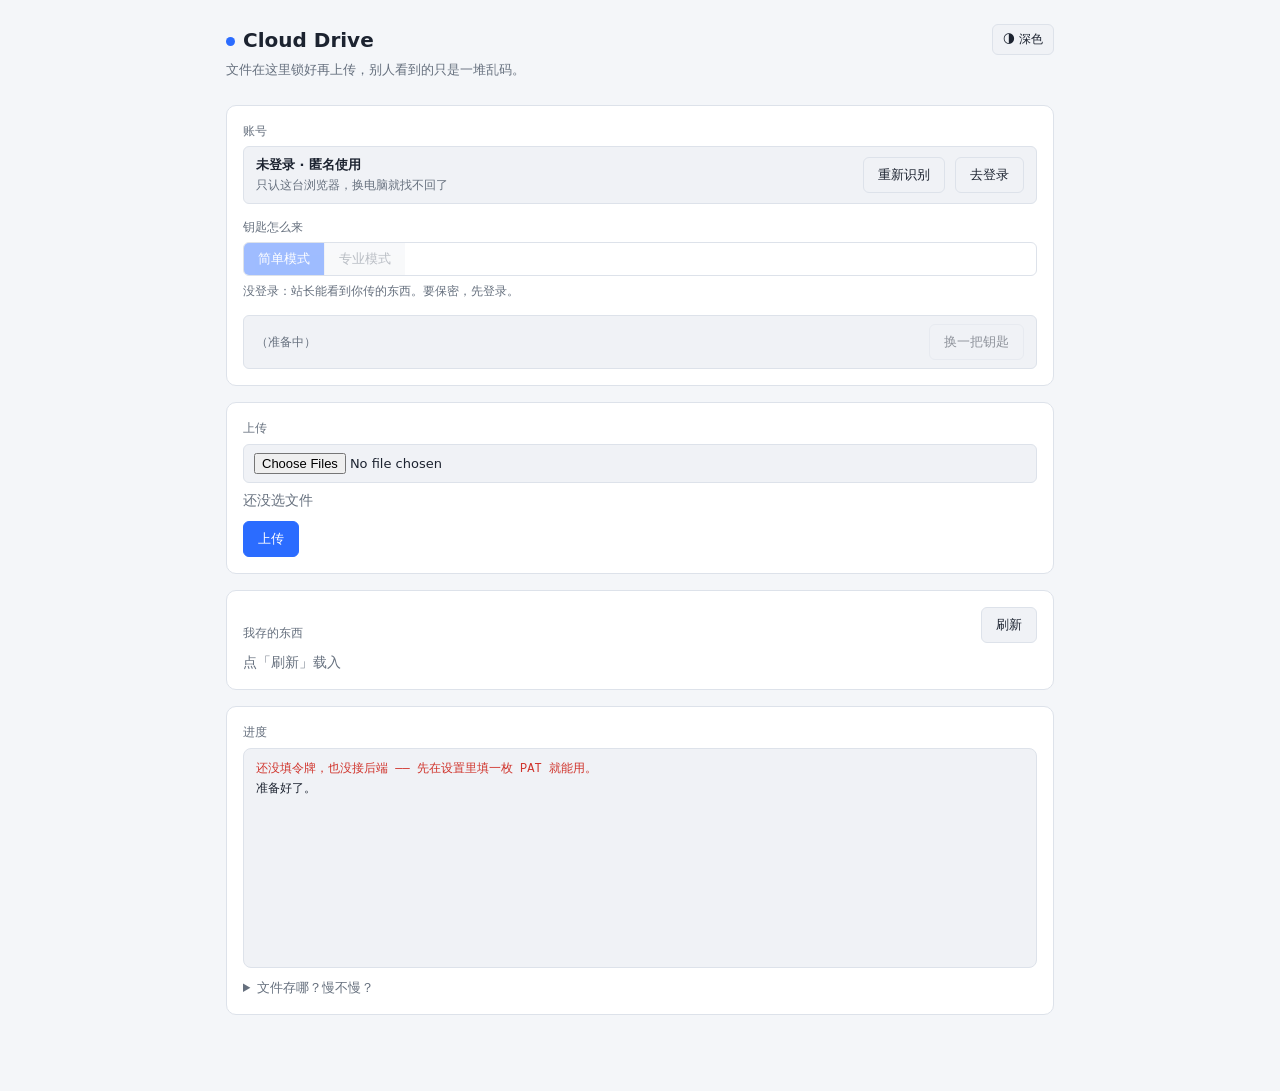
<file: index.html>
<!DOCTYPE html>
<html lang="zh-CN">
<head>
<meta charset="utf-8">
<meta name="viewport" content="width=device-width, initial-scale=1">
<title>Cloud Drive</title>
<link rel="stylesheet" href="css/style.css">
<script>
  /* 主题：默认浅色。在页面画出来之前就定好，避免闪一下白 */
  (function () {
    var t = 'light';
    try { t = localStorage.getItem('cloud_drive_theme') || 'light'; } catch (e) {}
    document.documentElement.setAttribute('data-theme', t);
  })();
</script>
<link rel="stylesheet" href="css/fx-plus.css">
<script src="js/fx-plus.js"></script>
</head>
<body>
<div class="wrap">


  <div class="top">
    <div class="grow">
      <h1><span class="dot"></span>Cloud Drive</h1>
      <div class="sub">文件在这里锁好再上传，别人看到的只是一堆乱码。</div>
    </div>
    <button id="theme" class="themebtn" title="切换浅色/深色">🌗 深色</button>
  </div>

  <!-- 账号与口令模式 -->
  <div class="panel">
    <label>账号</label>
    <div class="acct">
      <div class="who">
        <div class="nick" id="whoNick">未登录</div>
        <div class="src" id="whoSrc">登录后回来就认得你</div>
      </div>
      <button id="recheck">重新识别</button>
      <button id="toLogin">去登录</button>
      <button id="logout" style="display:none">退出</button>
    </div>

    <div style="margin-top:14px">
      <label>钥匙怎么来</label>
      <div class="seg" id="modeSeg">
        <button data-mode="simple" class="on">简单模式</button>
        <button data-mode="pro">专业模式</button>
      </div>
      <div class="hint" id="modeHint"></div>
    </div>

    <!-- 简单模式：口令由账号算出 -->
    <div id="simpleBox" style="margin-top:14px">
      <div class="acct">
        <div class="who"><span class="kid" id="kidText">（准备中）</span></div>
        <button id="refreshKey">换一把钥匙</button>
      </div>
    </div>

    <!-- 专业模式：口令自己定 -->
    <div id="proBox" style="margin-top:14px; display:none">
      <label for="pass">钥匙</label>
      <input id="pass" type="password" placeholder="你自己定，谁都猜不到" autocomplete="new-password">
      <div style="margin-top:12px">
        <label>额外选项</label>
        <label class="cb"><input type="checkbox" id="optZip" checked> 压小一点再存</label>
        <label class="cb"><input type="checkbox" id="optVol"> 切成小块存（每块 8MB）</label>
        <label class="cb"><input type="checkbox" id="optVerify"> 存完检查一下有没有坏</label>
      </div>

      <div style="margin-top:12px" class="row2">
        <button id="btnManifest">导出清单</button>
        <button id="btnVerify">检查全部</button>
        <button id="btnExport">打包下载</button>
      </div>
    </div>
  </div>

  <div class="panel">
    <label>上传</label>
    <input id="pick" type="file" multiple>
    <div id="picked" style="margin-top:6px"><span class="dim">还没选文件</span></div>
    <div style="margin-top:10px">
      <button id="upload" class="primary">上传</button>
    </div>
  </div>

  <div class="panel">
    <div class="row2" style="margin-bottom:8px">
      <div><label style="margin:0">我存的东西 <span id="quota"></span></label></div>
      <button id="refresh">刷新</button>
    </div>
    <div id="list"><div class="dim">点「刷新」载入</div></div>
  </div>

  <div class="panel">
    <label>进度</label>
    <div id="log"></div>
    <details>
      <summary>文件存哪？慢不慢？</summary>
      <p>文件先在这台电脑上锁好，再搬到存东西的地方。搬的过程不用你管。</p>
      <p>钥匙只有你有（登录后）。我们看不到，也没存。</p>
      <p><strong>慢</strong>：上传下载都要等一会儿，通常几十秒。单个文件最大 2GB。</p>
    </details>
  </div>

</div>

<script src="js/config.js"></script>
<script src="js/crypto.js"></script>
<script src="js/auth.js"></script>
<script src="js/identity.js"></script>
<script src="js/api.js"></script>
<script src="js/pro.js"></script>
<script src="js/pageapi.js"></script>
<script src="js/bridge.js"></script>
<script src="js/app.js"></script>
</body>
</html>
</file>
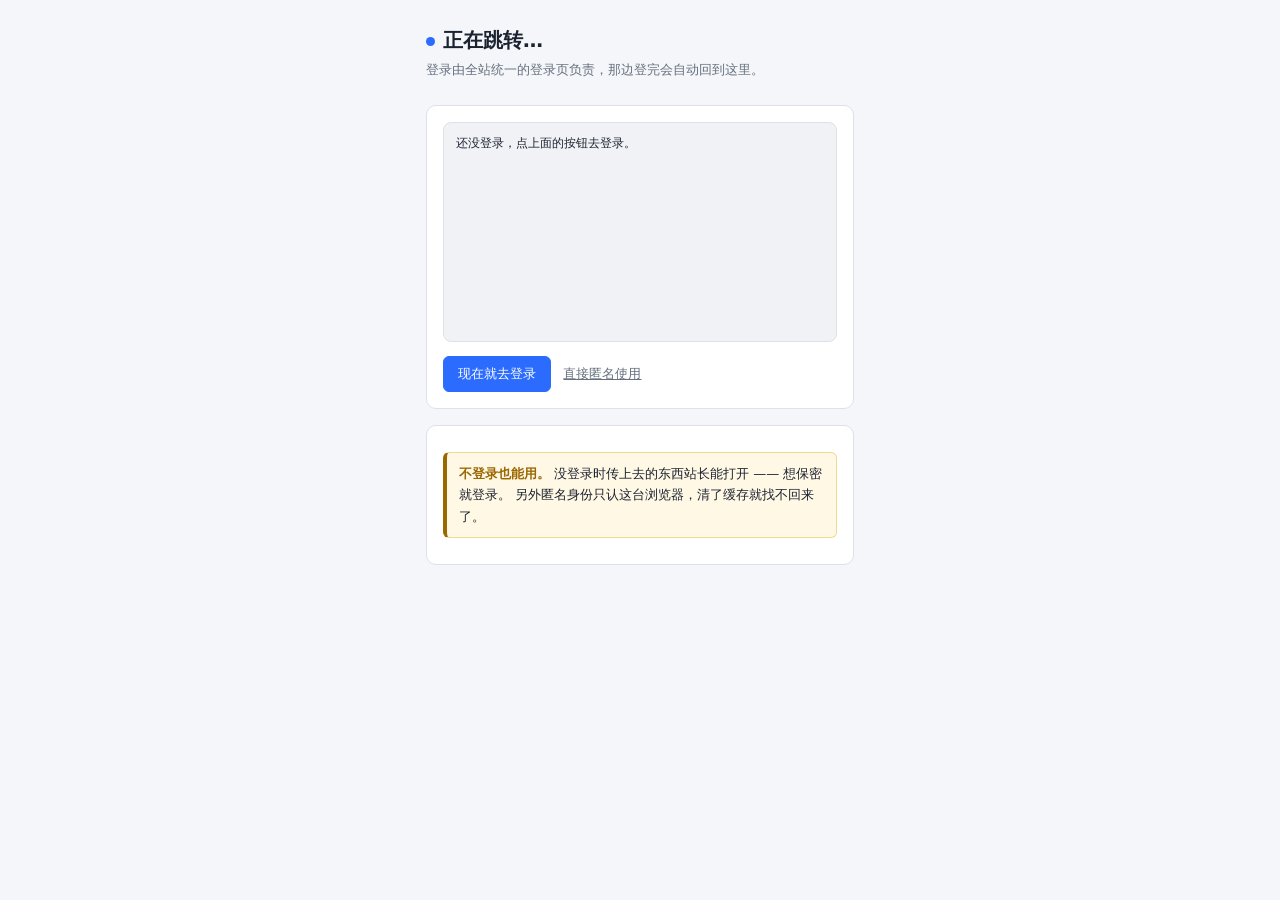
<file: login.html>
<!DOCTYPE html>
<html lang="zh-CN">
<head>
<meta charset="utf-8">
<meta name="viewport" content="width=device-width, initial-scale=1">
<title>正在跳转登录 · Cloud Drive</title>
<link rel="stylesheet" href="css/style.css">
<script>
  (function () {
    var t = 'light';
    try { t = localStorage.getItem('cloud_drive_theme') || 'light'; } catch (e) {}
    document.documentElement.setAttribute('data-theme', t);
  })();
</script>
<link rel="stylesheet" href="css/fx-plus.css">
<script src="js/fx-plus.js"></script>
</head>
<body>
<div class="wrap" style="max-width:460px">


  <div class="top">
    <div class="grow">
      <h1><span class="dot"></span>正在跳转…</h1>
      <div class="sub">登录由全站统一的登录页负责，那边登完会自动回到这里。</div>
    </div>
  </div>

  <div class="panel">
    <div id="log"></div>
    <div style="margin-top:14px">
      <button id="go" class="primary">现在就去登录</button>
      <a href="index.html" style="margin-left:8px;font-size:13px;color:var(--dim)">直接匿名使用</a>
    </div>
  </div>

  <div class="panel">
    <div class="warn">
      <b>不登录也能用。</b>
      没登录时传上去的东西站长能打开 —— 想保密就登录。
      另外匿名身份只认这台浏览器，清了缓存就找不回来了。
    </div>
  </div>

</div>

<script src="js/config.js"></script>
<script src="js/auth.js"></script>
<script>
(function () {
  var box = document.getElementById('log');
  function log(m, k) {
    var d = document.createElement('div');
    d.className = 'log-line' + (k ? ' ' + k : '');
    d.textContent = m;
    box.appendChild(d);
  }
  var btn = document.getElementById('go');
  btn.addEventListener('click', function () {
    window.CloudAuth.goLogin('index.html');
  });

  // 已经登录了就直接回主页，不用绕一圈
  window.CloudAuth.load().then(function (SI) {
    if (SI && SI.ready) {
      return SI.ready.then(function (st) {
        if (st && st.ok) {
          log('已经登录了，正在回去…', 'ok');
          setTimeout(function () { location.href = 'index.html'; }, 400);
        } else {
          log('还没登录，点上面的按钮去登录。');
        }
      });
    }
    log('还没登录，点上面的按钮去登录。');
  });
})();
</script>
</body>
</html>
</file>
<file: css/style.css>
/* Cloud Drive · 样式
 * 自己手写，不引任何第三方库、不用外部字体、不用图标包。
 * 配色是中性灰蓝，不对应任何现成产品。
 */
/* 默认浅色。想要暗色就在 <html> 上加 data-theme="dark" */
:root {
  --bg: #f4f6f9;
  --panel: #ffffff;
  --panel2: #f0f2f6;
  --line: #dde2ea;
  --text: #1c2330;
  --dim: #66707e;
  --accent: #2b6cff;
  --ok: #178a63;
  --err: #d0342c;
  --warn: #9a6700;
  --warnbg: #fff8e5;
  --warnline: #f0d98a;
  --errbg: #fdeeed;
  --errline: #f2bfbb;
}
:root[data-theme="dark"] {
  --bg: #12161c;
  --panel: #1a1f27;
  --panel2: #212834;
  --line: #2c3542;
  --text: #dde3ec;
  --dim: #8b96a5;
  --accent: #5b8cff;
  --ok: #4ec9a0;
  --err: #ff6b6b;
  --warn: #e0b341;
  --warnbg: #2a2418;
  --warnline: #5c4d1e;
  --errbg: #2c1a1a;
  --errline: #5c2a28;
}

* { box-sizing: border-box; }

body {
  margin: 0;
  background: var(--bg);
  color: var(--text);
  font: 14px/1.6 system-ui, -apple-system, "Segoe UI", "Noto Sans", sans-serif;
}

.wrap {
  max-width: 860px;
  margin: 0 auto;
  padding: 24px 16px 60px;
}

h1 {
  font-size: 20px;
  margin: 0 0 4px;
  font-weight: 600;
}
h1 .dot {
  display: inline-block;
  width: 9px; height: 9px;
  border-radius: 50%;
  background: var(--accent);
  margin-right: 8px;
  vertical-align: 1px;
}
.sub { color: var(--dim); font-size: 13px; margin-bottom: 20px; }

.panel {
  background: var(--panel);
  border: 1px solid var(--line);
  border-radius: 10px;
  padding: 16px;
  margin-bottom: 16px;
}

label {
  display: block;
  font-size: 12px;
  color: var(--dim);
  margin: 0 0 5px;
}

input[type=text], input[type=password], input[type=file] {
  width: 100%;
  background: var(--panel2);
  border: 1px solid var(--line);
  border-radius: 6px;
  color: var(--text);
  padding: 8px 10px;
  font-size: 13px;
  font-family: inherit;
}
input:focus { outline: none; border-color: var(--accent); }

.row2 { display: flex; gap: 8px; align-items: flex-end; }
.row2 > div { flex: 1; }

button {
  background: var(--panel2);
  border: 1px solid var(--line);
  color: var(--text);
  border-radius: 6px;
  padding: 8px 14px;
  font-size: 13px;
  font-family: inherit;
  cursor: pointer;
}
button:hover:not(:disabled) { border-color: var(--accent); color: #fff; }
button:disabled { opacity: .45; cursor: default; }
button.primary { background: var(--accent); border-color: var(--accent); color: #fff; }
button.primary:hover:not(:disabled) { filter: brightness(1.1); }

.hint {
  color: var(--dim);
  font-size: 12px;
  margin-top: 6px;
}

.chip {
  display: inline-block;
  background: var(--panel2);
  border: 1px solid var(--line);
  border-radius: 999px;
  padding: 3px 11px;
  font-size: 12px;
  margin: 3px 4px 0 0;
}

.dim { color: var(--dim); }

/* 文件列表 */
.row {
  display: grid;
  grid-template-columns: 1fr 78px 92px 62px 62px;
  gap: 8px;
  align-items: center;
  padding: 8px 0;
  border-bottom: 1px solid var(--line);
}
.row:last-child { border-bottom: none; }
.nm { overflow: hidden; text-overflow: ellipsis; white-space: nowrap; }
.sz, .at { color: var(--dim); font-size: 12px; }
.row button { padding: 4px 8px; font-size: 12px; }
.row .rm { color: var(--err); }
.row .rm:hover { border-color: var(--err); color: var(--err); }

/* 日志 */
#log {
  background: var(--panel2);
  border: 1px solid var(--line);
  border-radius: 8px;
  padding: 10px 12px;
  height: 220px;
  overflow-y: auto;
  font-family: ui-monospace, SFMono-Regular, Menlo, Consolas, monospace;
  font-size: 12px;
  line-height: 1.7;
}
.log-line { color: var(--text); white-space: pre-wrap; word-break: break-all; }
.log-line.ok { color: var(--ok); }
.log-line.err { color: var(--err); }

/* 说明区 */
details { margin-top: 10px; }
summary { cursor: pointer; color: var(--dim); font-size: 13px; }
details p { color: var(--dim); font-size: 13px; margin: 8px 0; }
code {
  background: var(--panel2);
  padding: 1px 5px;
  border-radius: 4px;
  font-size: 12px;
}

@media (max-width: 560px) {
  .row { grid-template-columns: 1fr 70px 56px 56px; }
  .at { display: none; }
}

/* ---------- 警告 ---------- */
.warn {
  background: var(--warnbg);
  border: 1px solid var(--warnline);
  border-left: 4px solid var(--warn);
  border-radius: 6px;
  padding: 10px 12px;
  margin: 10px 0;
  font-size: 13px;
  line-height: 1.65;
  color: var(--text);
}
.warn b { color: var(--warn); }
.warn.danger {
  background: var(--errbg);
  border-color: var(--errline);
  border-left-color: var(--err);
}
.warn.danger b { color: var(--err); }

/* ---------- 模式选择 ---------- */
.seg { display: flex; gap: 0; border: 1px solid var(--line); border-radius: 6px; overflow: hidden; }
.seg button {
  border: none; border-radius: 0; background: var(--panel2);
  padding: 7px 14px; color: var(--dim);
}
.seg button + button { border-left: 1px solid var(--line); }
.seg button.on { background: var(--accent); color: #fff; }
.seg button:hover:not(.on) { color: var(--text); }

/* ---------- 账号条 ---------- */
.acct {
  display: flex; align-items: center; gap: 10px;
  background: var(--panel2);
  border: 1px solid var(--line);
  border-radius: 6px; padding: 8px 12px; font-size: 13px;
}
.acct .who { flex: 1; }
.acct .who .nick { font-weight: 600; }
.acct .who .src { color: var(--dim); font-size: 12px; }

.kid { font-family: ui-monospace, Menlo, Consolas, monospace; font-size: 12px; color: var(--dim); }

/* ---------- 顶栏 ---------- */
.top { display: flex; align-items: flex-start; gap: 12px; margin-bottom: 4px; }
.top .grow { flex: 1; }
.themebtn { padding: 6px 10px; font-size: 12px; }

/* ---------- 勾选 ---------- */
.cb {
  display: flex; align-items: center; gap: 7px;
  font-size: 13px; color: var(--text);
  margin: 6px 0; cursor: pointer;
}
.cb input { width: 15px; height: 15px; accent-color: var(--accent); }

/* ---------- 列表多选 ---------- */
.row.pick { background: var(--panel2); }
.row input[type=checkbox] { width: 15px; height: 15px; accent-color: var(--accent); }
</file>
<file: css/fx-plus.css>
/* FX-PLUS-BEGIN */
/* ==========================================================================
   fx-plus.css · 视觉效果增强
   全部引用自样式库：liuyiming2024/css_effect_map_collection
     · 毛玻璃效果/index.html    → backdrop-filter 毛玻璃顶栏 / 浮层
     · 滚动指示器/index.html    → 顶部滚动进度条
     · css边框四角/index.html   → 卡片四角装饰线
     · 纯css气泡背景/index.css  → Hero 区上浮气泡背景

   设计约束：
     1. 只做「追加」，不改动站点原有任何一条规则；
     2. 不接管主题 —— 各站点已有自己的亮暗方案（Cloud / Code 用
        [data-theme="dark"]，Chat / 主页用 body.dark），本文件只对
        这两种写法各补一份深色取值，不新增第三套机制；
     3. 效果所需 DOM 由 fx-plus.js 注入，不要求改页面结构。
   ========================================================================== */

/* ---------- 1. 毛玻璃效果（样式库：毛玻璃效果/index.html）---------- */

/* ⚠⚠ 这一段踩过一个真实的坑，删掉前务必先读：
   最初把 backdrop-filter 加在 #topbar 上，结果右上角「新建文件」菜单
   被侧栏盖住了 —— 点了没反应、被文件树遮在下面。

   根因：backdrop-filter 和 filter / transform 一样，会给元素同时创建
   ① 层叠上下文  ② 绝对定位后代的包含块。
   .top-menu 是 #topbar 的子元素，它的 z-index:60 本来是相对【根层叠
   上下文】算的（所以盖得住 z-index:55 的侧栏）；#topbar 一变成层叠上下
   文，这个 60 就被关在了 #topbar 内部，而 #topbar 自己在根上下文里相当
   于 0 —— 于是整个顶栏子树掉到侧栏下面。
   实测（Chromium + elementFromPoint）：
     加 backdrop-filter 前，菜单中心命中 BUTTON；加之后命中侧栏的 .name。

   修法：给 #topbar 显式 position + z-index，把整个顶栏子树抬回 60
   —— 正好是 .top-menu 原本的层级，相对顺序与改动前一致。
   注意：只加 position:relative 不够，z-index:auto 不抬层级，实测仍被盖。

   同类排查清单：以后给任何容器加 backdrop-filter / filter / transform /
   will-change 前，先确认它里面没有需要"浮出"去盖别的元素的子节点。 */

.nav, #topbar, .glass {
  -webkit-backdrop-filter: blur(20px) saturate(160%);
  backdrop-filter: blur(20px) saturate(160%);
  background: rgba(255, 255, 255, .72);
}
/* Code 的顶栏原本是 position:static、无 z-index，必须显式抬层级 */
#topbar {
  position: relative;
  z-index: 60;
}
/* 侧栏与浮层用弱一档的模糊（这些本来就是浮层，不存在"关住子节点"的问题） */
.sidebar, #sidebar, .modal, .dropdown {
  -webkit-backdrop-filter: blur(14px);
  backdrop-filter: blur(14px);
}
/* 深色取值：同时兼容 [data-theme="dark"] 与 body.dark 两种既有写法 */
html[data-theme="dark"] .nav,
html[data-theme="dark"] #topbar,
html[data-theme="dark"] .glass,
body.dark .nav,
body.dark #topbar,
body.dark .glass {
  background: rgba(23, 27, 34, .72);
}
html[data-theme="dark"] .sidebar,
html[data-theme="dark"] #sidebar,
html[data-theme="dark"] .modal,
html[data-theme="dark"] .dropdown,
body.dark .sidebar,
body.dark #sidebar,
body.dark .modal,
body.dark .dropdown {
  background: rgba(23, 27, 34, .88);
}

/* ---------- 2. 滚动指示器（样式库：滚动指示器/index.html）---------- */
#scroll-progress {
  position: fixed;
  top: 0;
  left: 0;
  height: 3px;
  width: 0;
  z-index: 9999;
  background: linear-gradient(90deg, var(--brand, #3b7ff2), #7ee787);
  pointer-events: none;
  transition: width .08s linear;
}

/* ---------- 3. CSS 边框四角（样式库：css边框四角/index.html）---------- */
/* 伪元素实现四角各画两条 1px 短线，不需要改 DOM */
.corner-box { position: relative; }
.corner-box::before {
  content: "";
  position: absolute;
  inset: 0;
  pointer-events: none;
  border-radius: inherit;
  --c: var(--brand, #3b7ff2);
  background:
    linear-gradient(var(--c), var(--c)) 0    0    / 14px 1px no-repeat,
    linear-gradient(var(--c), var(--c)) 0    0    / 1px 14px no-repeat,
    linear-gradient(var(--c), var(--c)) 100% 0    / 14px 1px no-repeat,
    linear-gradient(var(--c), var(--c)) 100% 0    / 1px 14px no-repeat,
    linear-gradient(var(--c), var(--c)) 0    100% / 14px 1px no-repeat,
    linear-gradient(var(--c), var(--c)) 0    100% / 1px 14px no-repeat,
    linear-gradient(var(--c), var(--c)) 100% 100% / 14px 1px no-repeat,
    linear-gradient(var(--c), var(--c)) 100% 100% / 1px 14px no-repeat;
  opacity: .5;
  transition: opacity .2s ease;
}
.corner-box:hover::before { opacity: 1; }

/* ---------- 4. 纯 CSS 气泡背景（样式库：纯css气泡背景/index.css）---------- */
.hero { position: relative; overflow: hidden; }
.bubble-bgwall {
  position: absolute;
  inset: 0;
  margin: 0;
  padding: 0;
  overflow: hidden;
  list-style: none;
  pointer-events: none;
  z-index: 0;
}
/* ⚠ 第一版填充只有 .16 透明度的蓝，实测在浅色底上几乎看不见 ——
   白底 + 16% 蓝算出来的实际反差低于肉眼可辨阈值，等于白做。
   所以填充提到 .38，并加一道同色内描边：气泡上升时会经过文字后方，
   纯色块容易和文字糊在一起，有描边才有清晰的轮廓。 */
.bubble-bgwall li {
  position: absolute;
  bottom: -60px;
  display: block;
  width: 22px;
  height: 22px;
  border-radius: 6px;
  background-color: rgba(59, 127, 242, .38);
  box-shadow: inset 0 0 0 1px rgba(59, 127, 242, .55);
  animation: bubble-up 16s linear infinite;
}
/* 深色底反过来：气泡要比背景亮才看得见，换成更亮的蓝 */
html[data-theme="dark"] .bubble-bgwall li,
body.dark .bubble-bgwall li {
  background-color: rgba(125, 179, 255, .30);
  box-shadow: inset 0 0 0 1px rgba(125, 179, 255, .48);
}

.bubble-bgwall li:nth-child(1)  { left: 10%; animation-duration: 15s; }
.bubble-bgwall li:nth-child(2)  { left: 20%; width: 34px; height: 34px; animation-duration: 11s; animation-delay: 2s; }
.bubble-bgwall li:nth-child(3)  { left: 25%; animation-duration: 13s; animation-delay: 4s; }
.bubble-bgwall li:nth-child(4)  { left: 40%; width: 28px; height: 28px; animation-duration: 9s; }
.bubble-bgwall li:nth-child(5)  { left: 70%; animation-duration: 14s; animation-delay: 1s; }
.bubble-bgwall li:nth-child(6)  { left: 80%; width: 40px; height: 40px; animation-duration: 12s; animation-delay: 3s; }
.bubble-bgwall li:nth-child(7)  { left: 32%; width: 46px; height: 46px; animation-duration: 17s; animation-delay: 2s; }
.bubble-bgwall li:nth-child(8)  { left: 55%; width: 18px; height: 18px; animation-duration: 15s; animation-delay: 4s; }
.bubble-bgwall li:nth-child(9)  { left: 25%; width: 20px; height: 20px; animation-duration: 12s; animation-delay: 2s; }
.bubble-bgwall li:nth-child(10) { left: 85%; width: 44px; height: 44px; animation-duration: 16s; animation-delay: 5s; }

@keyframes bubble-up {
  0%   { opacity: 0;   transform: translateY(0)      rotate(0deg); }
  15%  { opacity: .65; }
  50%  { opacity: .85; transform: translateY(-55vh)  rotate(90deg); }
  100% { opacity: 0;   transform: translateY(-110vh) rotate(180deg); }
}
/* 让 Hero 里原有内容浮在气泡之上 */
.hero > *:not(.bubble-bgwall) { position: relative; z-index: 1; }

/* ---------- 5. 浮出面板：毛玻璃 + 四角 + 入场动画 ---------- */
/* 只作用于"自己本来就在最上层"的浮出面板。
   这里加 transform / backdrop-filter 是安全的：它们是层叠的终点，
   内部没有还要再往外浮的子节点（对比上面 #topbar 那个坑）。
   入场动画参考样式库「实现modal弹框动画」的位移+淡入思路。 */
.top-menu,
.modal-box,
.dropdown {
  -webkit-backdrop-filter: blur(18px) saturate(170%);
  backdrop-filter: blur(18px) saturate(170%);
}
html[data-theme="dark"] .top-menu,
html[data-theme="dark"] .modal-box,
html[data-theme="dark"] .dropdown,
body.dark .top-menu,
body.dark .modal-box,
body.dark .dropdown {
  background: rgba(23, 27, 34, .88);
}

/* 四角装饰直接画在浮出面板上（不必等 JS 加 .corner-box） */
.top-menu::before,
.modal-box::before {
  content: "";
  position: absolute;
  inset: 0;
  pointer-events: none;
  border-radius: inherit;
  --c: var(--brand, #3b7ff2);
  background:
    linear-gradient(var(--c), var(--c)) 0    0    / 12px 1px no-repeat,
    linear-gradient(var(--c), var(--c)) 0    0    / 1px 12px no-repeat,
    linear-gradient(var(--c), var(--c)) 100% 0    / 12px 1px no-repeat,
    linear-gradient(var(--c), var(--c)) 100% 0    / 1px 12px no-repeat,
    linear-gradient(var(--c), var(--c)) 0    100% / 12px 1px no-repeat,
    linear-gradient(var(--c), var(--c)) 0    100% / 1px 12px no-repeat,
    linear-gradient(var(--c), var(--c)) 100% 100% / 12px 1px no-repeat,
    linear-gradient(var(--c), var(--c)) 100% 100% / 1px 12px no-repeat;
  opacity: .45;
}

@keyframes fx-pop-in {
  from { opacity: 0; transform: translateY(-6px) scale(.985); }
  to   { opacity: 1; transform: none; }
}
.top-menu.open,
.modal-box,
.dropdown {
  animation: fx-pop-in .16s ease-out;
}

/* ---------- 6. 编辑区两层对齐的加固（预防性，非已验证修复）---------- */
/* Code 的编辑区是「透明 textarea 盖在高亮 div 上」的双层结构，两层必须
   用完全相同的字号/行高渲染，否则每行的偏差会累积 —— 表现为点第 8 行却
   输入到第 9 行，而行号槽还停在第 8 行。

   本环境实测（Chromium，桌面 1280 与手机 390 视口、14/20px、换行开关）
   两层逐行扫描全部对齐，复现不出来：因为默认文本缩放是 100%。
   真机上若开了系统「字体大小 / 网页文字缩放」，div 与 textarea 可能被按
   不同倍率放大，偏差就从第 8、9 行开始显形。
   这里把自动缩放锁死，强制两层用同一个倍率。代价是编辑器不跟随系统字号
   缩放 —— 对代码编辑区是合理的，代码需要精确对齐优先于可读性缩放。 */
#editor, #highlight {
  -webkit-text-size-adjust: 100%;
  text-size-adjust: 100%;
}

/* ---------- 7. 尊重系统的减弱动效偏好 ---------- */
@media (prefers-reduced-motion: reduce) {
  .bubble-bgwall { display: none; }
  .corner-box::before,
  .top-menu::before,
  .modal-box::before { transition: none; }
  .top-menu.open,
  .modal-box,
  .dropdown { animation: none; }
}
/* FX-PLUS-END */
</file>
